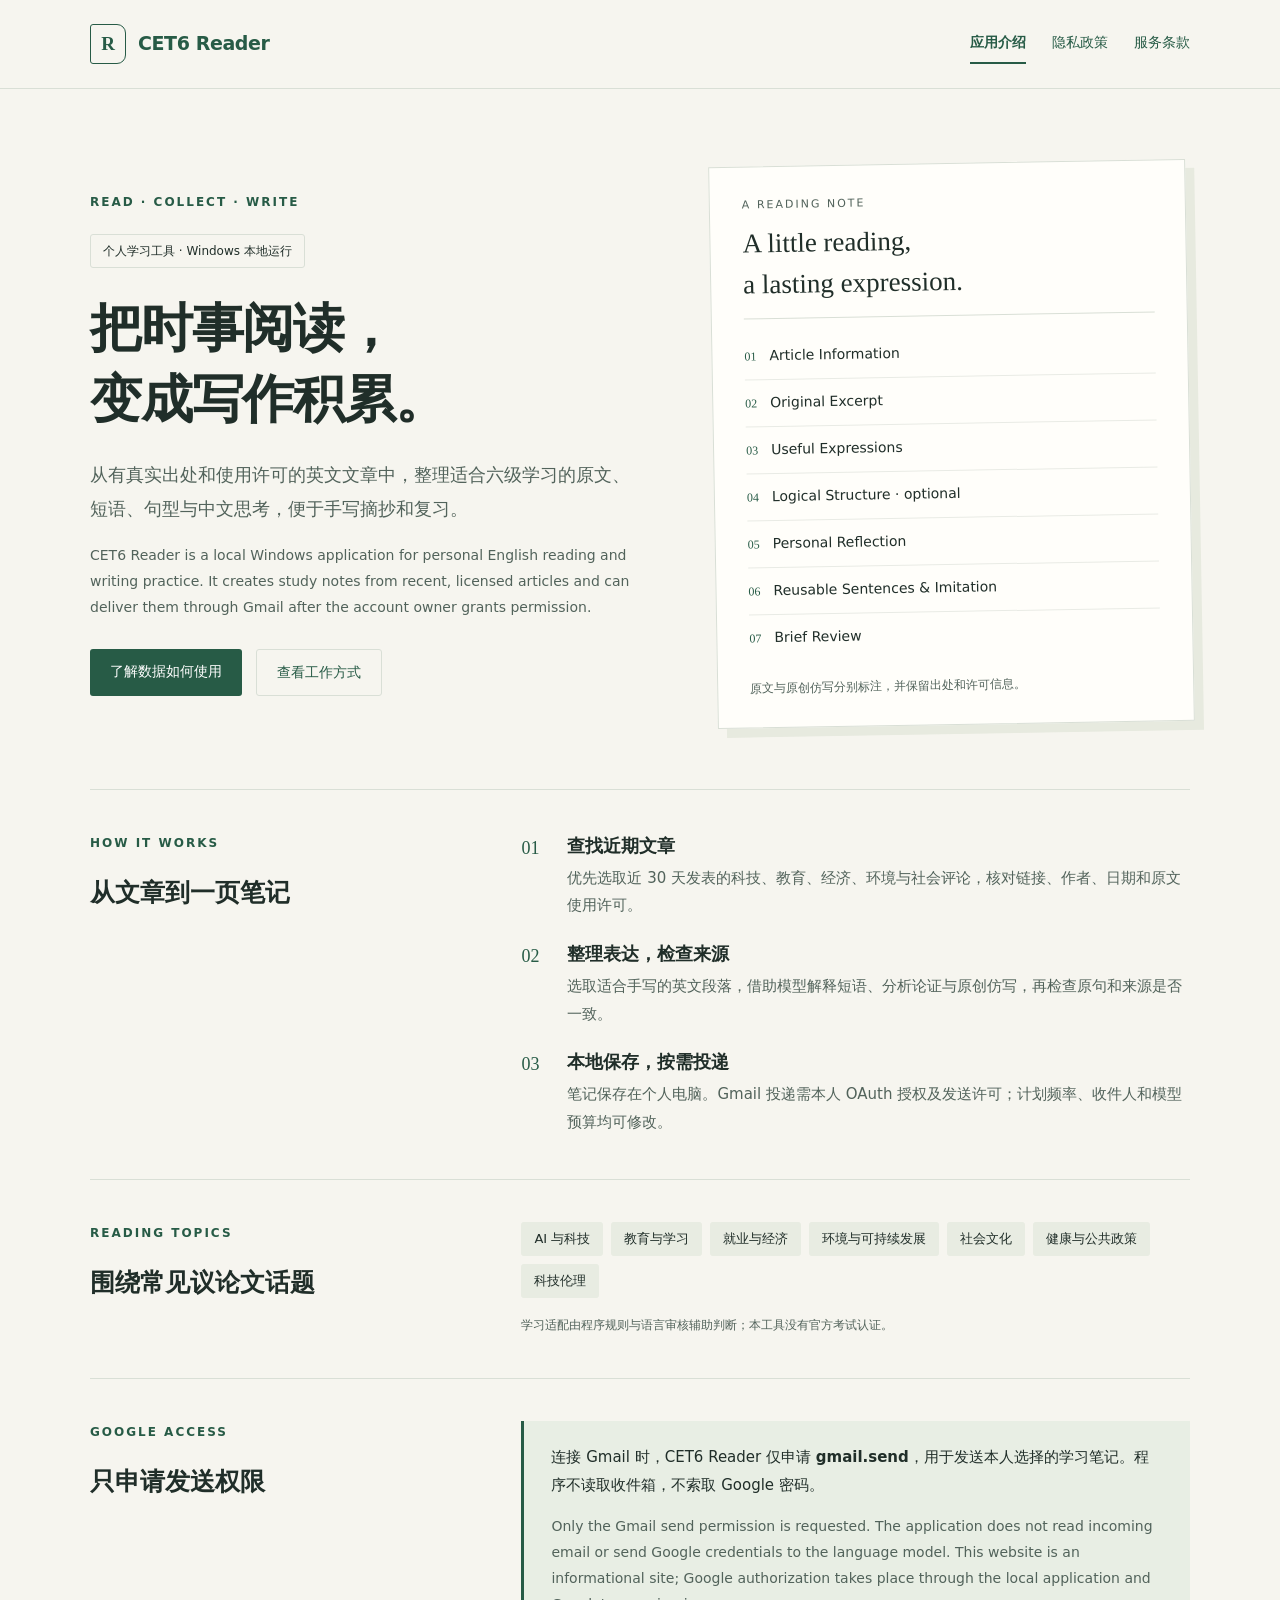
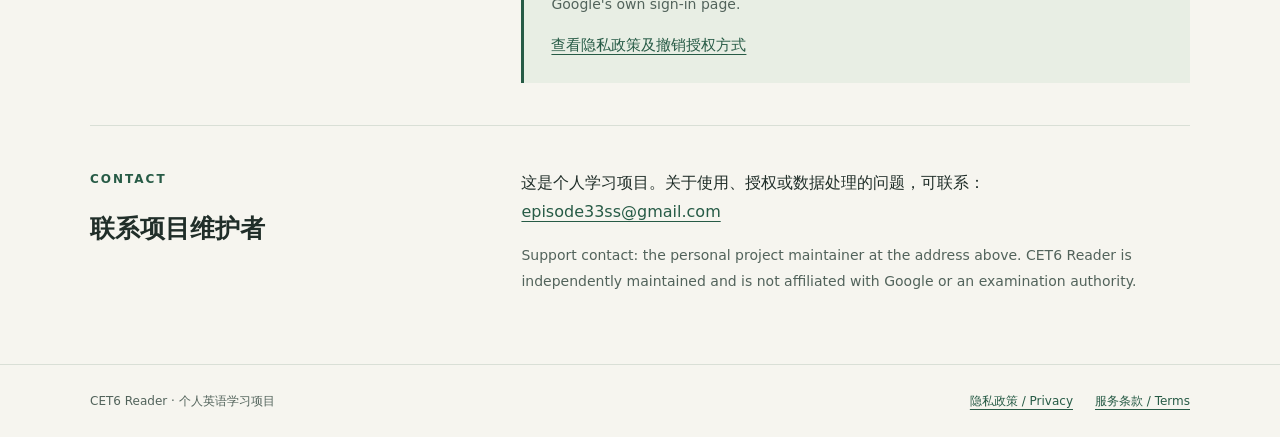
<file: index.html>
<!doctype html>
<html lang="zh-CN">
<head>
  <meta charset="utf-8">
  <meta name="viewport" content="width=device-width, initial-scale=1">
  <meta name="description" content="CET6 Reader is a local Windows tool for personal English reading and writing notes, with optional Gmail delivery.">
  <title>CET6 Reader · 英语阅读与写作积累</title>
  <link rel="stylesheet" href="site.css">
  <meta name="google-site-verification" content="W2v7IPHYwiCExkfkt0YtkVjt-pjeoNqCZ3bpU8Wmv8U">
</head>
<body>
  <a class="skip" href="#main">跳到正文</a>
  <header><div class="container header-row">
    <a class="brand" href="./" aria-label="CET6 Reader 主页"><span class="mark" aria-hidden="true">R</span>CET6 Reader</a>
    <nav aria-label="主导航"><a href="./" aria-current="page">应用介绍</a><a href="privacy.html">隐私政策</a><a href="terms.html">服务条款</a></nav>
  </div></header>
  <main id="main" class="container">
    <section class="hero" aria-labelledby="title">
      <div>
        <p class="eyebrow">Read · Collect · Write</p>
        <span class="badge">个人学习工具 · Windows 本地运行</span>
        <h1 id="title">把时事阅读，<br>变成写作积累。</h1>
        <p class="lead">从有真实出处和使用许可的英文文章中，整理适合六级学习的原文、短语、句型与中文思考，便于手写摘抄和复习。</p>
        <p class="english" lang="en">CET6 Reader is a local Windows application for personal English reading and writing practice. It creates study notes from recent, licensed articles and can deliver them through Gmail after the account owner grants permission.</p>
        <div class="actions"><a class="button" href="privacy.html">了解数据如何使用</a><a class="button secondary" href="#how">查看工作方式</a></div>
      </div>
      <aside class="note-sheet" aria-label="一份笔记的结构">
        <p class="sheet-label">A READING NOTE</p>
        <p class="sheet-heading">A little reading,<br>a lasting expression.</p>
        <ol class="note-list" lang="en">
          <li>Article Information</li><li>Original Excerpt</li><li>Useful Expressions</li><li>Logical Structure · optional</li><li>Personal Reflection</li><li>Reusable Sentences &amp; Imitation</li><li>Brief Review</li>
        </ol>
        <p class="caption">原文与原创仿写分别标注，并保留出处和许可信息。</p>
      </aside>
    </section>
    <section id="how" class="section two-col">
      <div><p class="eyebrow">How it works</p><h2>从文章到一页笔记</h2></div>
      <div>
        <div class="step"><span class="step-number">01</span><div><h3>查找近期文章</h3><p>优先选取近 30 天发表的科技、教育、经济、环境与社会评论，核对链接、作者、日期和原文使用许可。</p></div></div>
        <div class="step"><span class="step-number">02</span><div><h3>整理表达，检查来源</h3><p>选取适合手写的英文段落，借助模型解释短语、分析论证与原创仿写，再检查原句和来源是否一致。</p></div></div>
        <div class="step"><span class="step-number">03</span><div><h3>本地保存，按需投递</h3><p>笔记保存在个人电脑。Gmail 投递需本人 OAuth 授权及发送许可；计划频率、收件人和模型预算均可修改。</p></div></div>
      </div>
    </section>
    <section class="section two-col">
      <div><p class="eyebrow">Reading topics</p><h2>围绕常见议论文话题</h2></div>
      <div><ul class="topic-list"><li>AI 与科技</li><li>教育与学习</li><li>就业与经济</li><li>环境与可持续发展</li><li>社会文化</li><li>健康与公共政策</li><li>科技伦理</li></ul><p class="caption">学习适配由程序规则与语言审核辅助判断；本工具没有官方考试认证。</p></div>
    </section>
    <section class="section two-col">
      <div><p class="eyebrow">Google access</p><h2>只申请发送权限</h2></div>
      <div class="notice">
        <p>连接 Gmail 时，CET6 Reader 仅申请 <strong>gmail.send</strong>，用于发送本人选择的学习笔记。程序不读取收件箱，不索取 Google 密码。</p>
        <p class="english" lang="en">Only the Gmail send permission is requested. The application does not read incoming email or send Google credentials to the language model. This website is an informational site; Google authorization takes place through the local application and Google's own sign-in page.</p>
        <p><a href="privacy.html">查看隐私政策及撤销授权方式</a></p>
      </div>
    </section>
    <section class="section two-col contact">
      <div><p class="eyebrow">Contact</p><h2>联系项目维护者</h2></div>
      <div><p>这是个人学习项目。关于使用、授权或数据处理的问题，可联系：<br><a href="mailto:episode33ss@gmail.com">episode33ss@gmail.com</a></p><p class="english" lang="en">Support contact: the personal project maintainer at the address above. CET6 Reader is independently maintained and is not affiliated with Google or an examination authority.</p></div>
    </section>
  </main>
  <footer><div class="container footer-row"><span>CET6 Reader · 个人英语学习项目</span><div class="footer-links"><a href="privacy.html">隐私政策 / Privacy</a><a href="terms.html">服务条款 / Terms</a></div></div></footer>
</body>
</html>
</file>
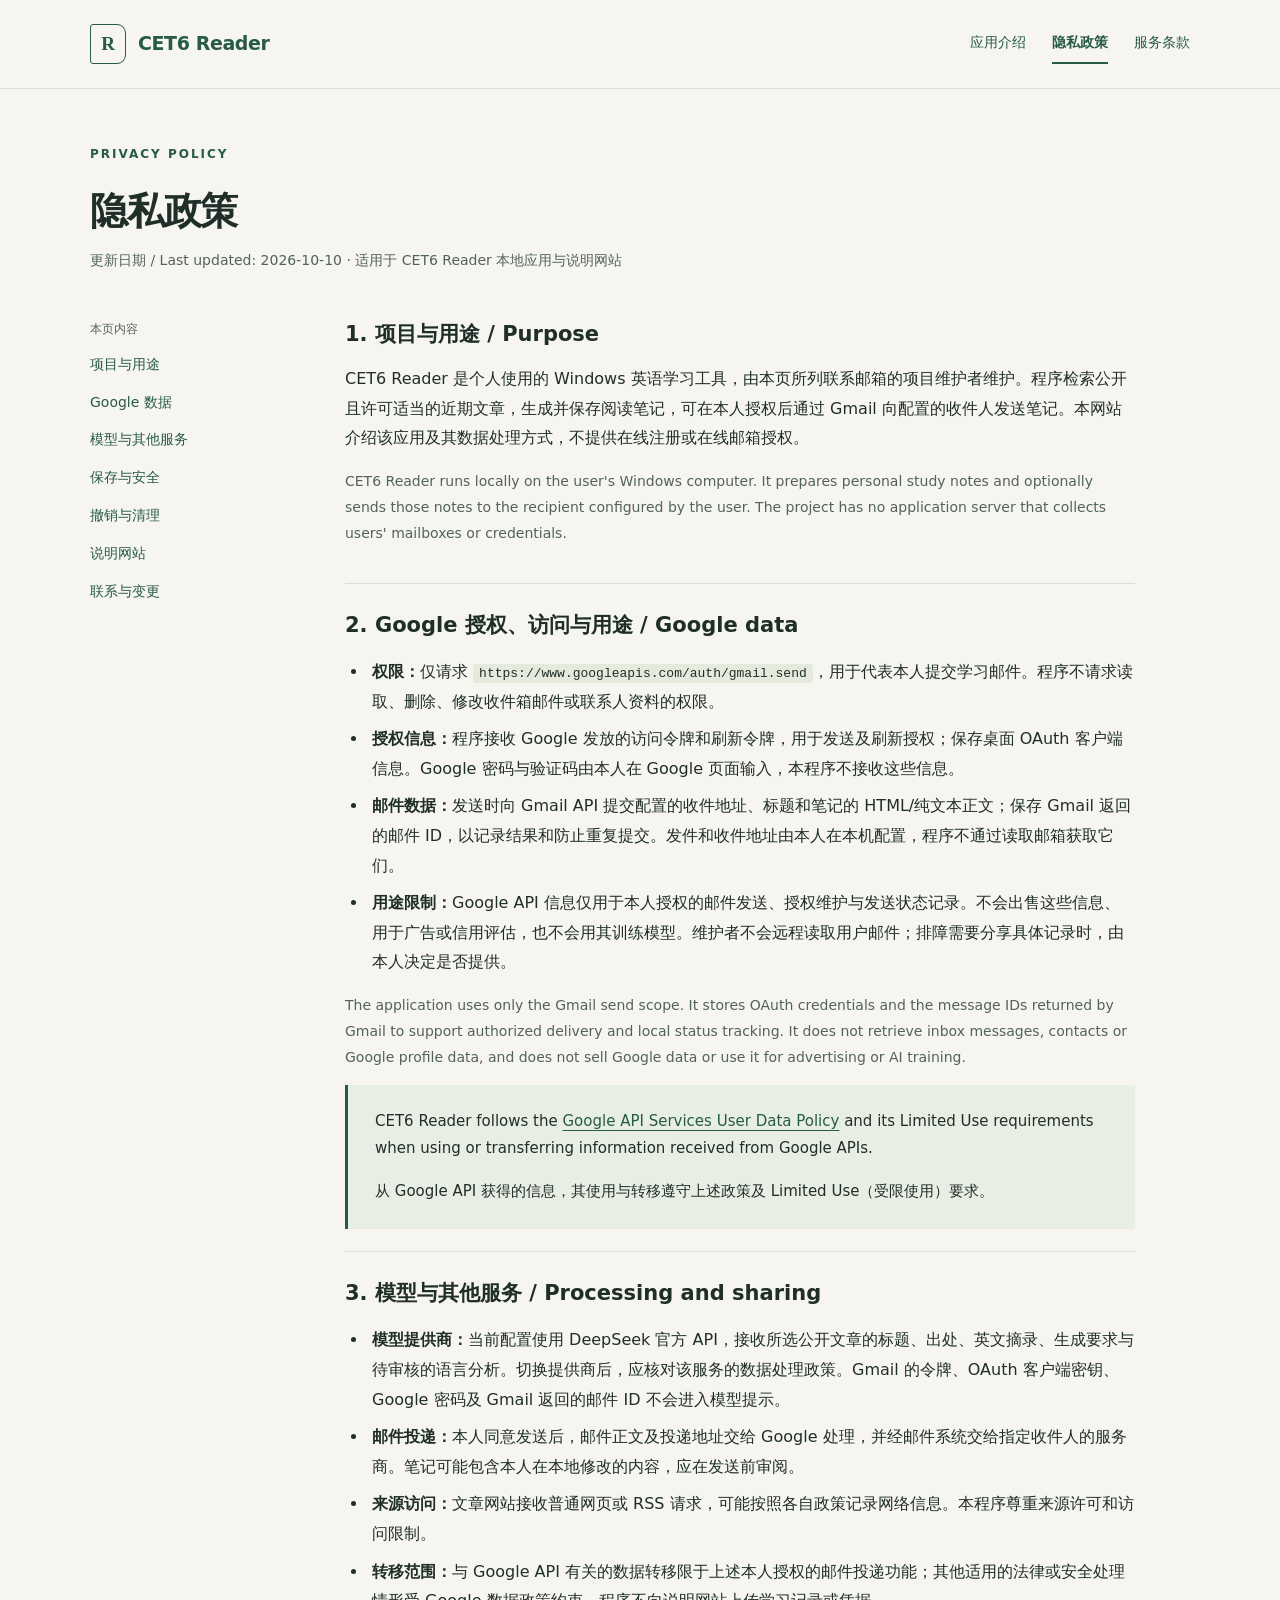
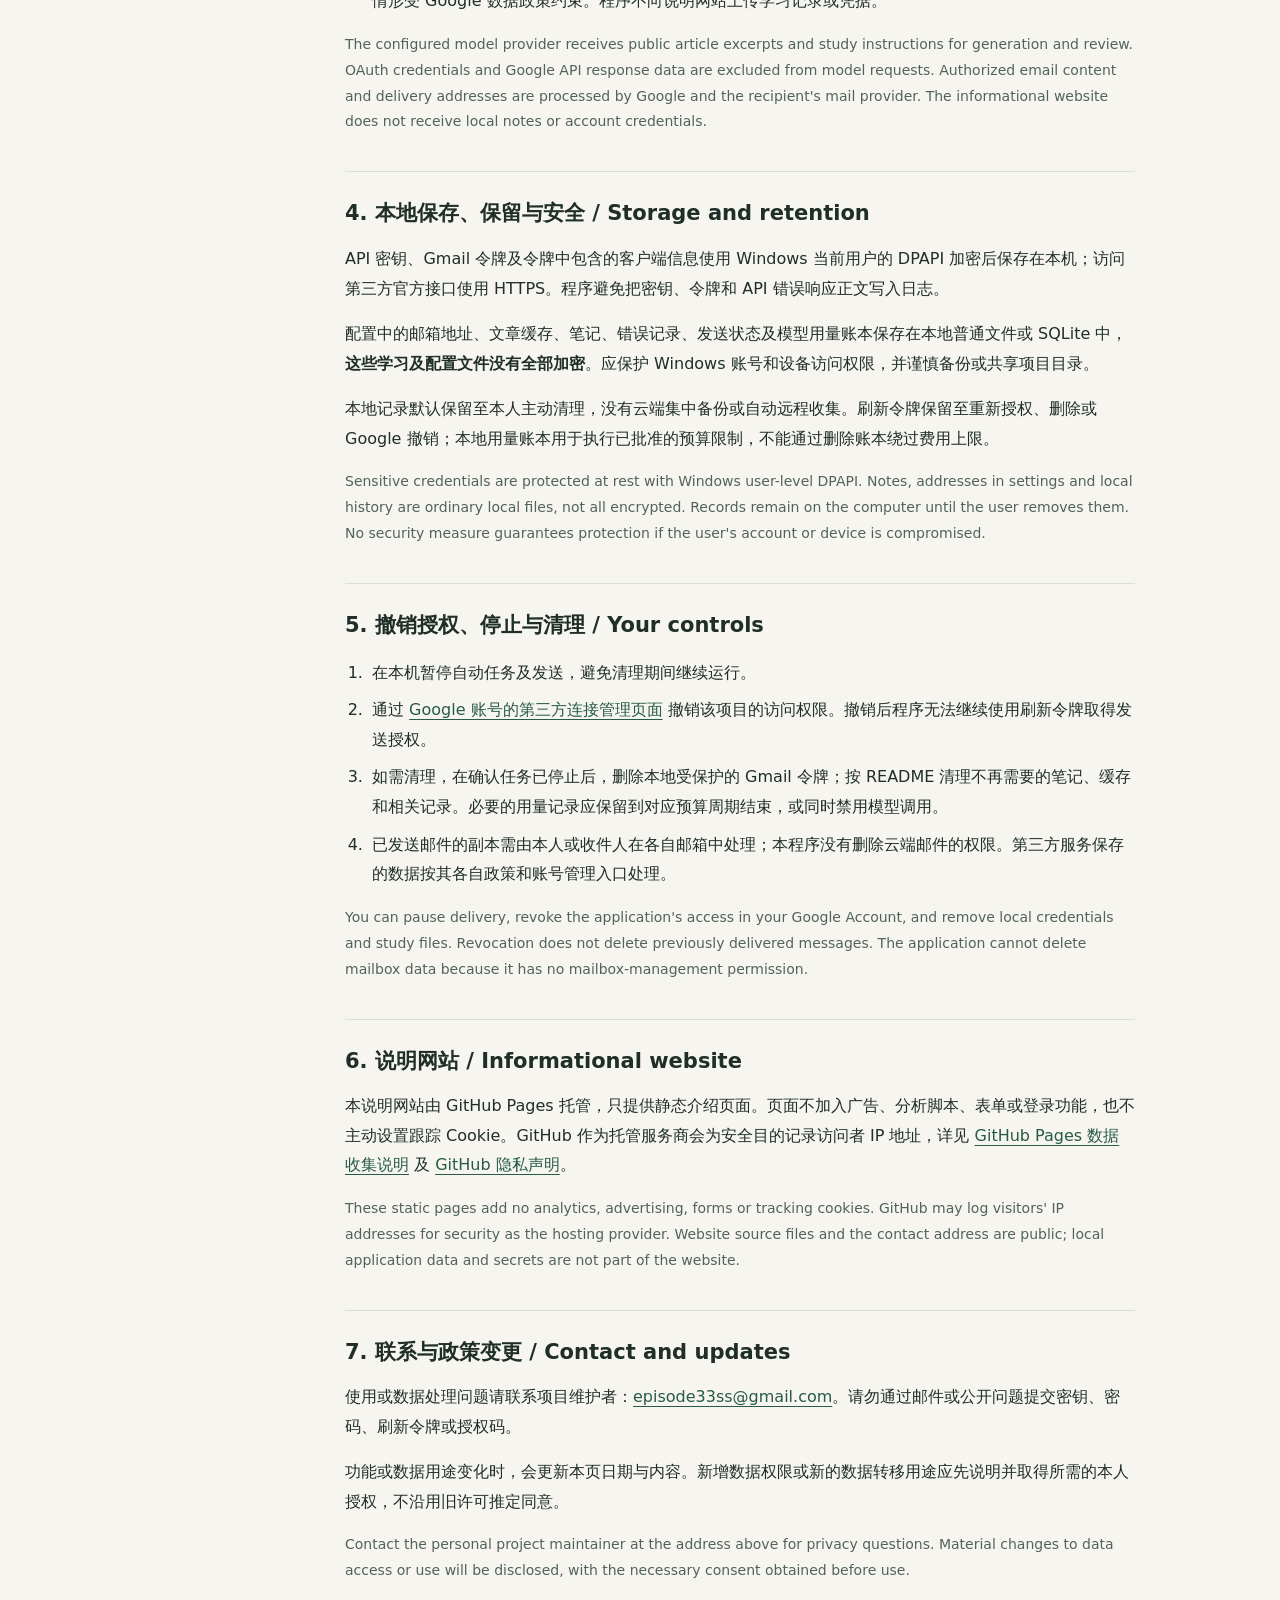
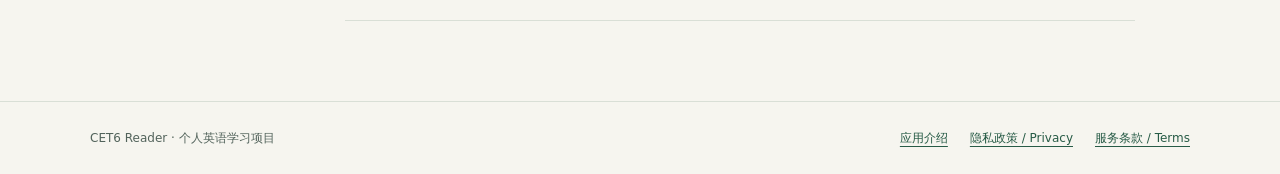
<file: privacy.html>
<!doctype html>
<html lang="zh-CN">
<head>
  <meta charset="utf-8"><meta name="viewport" content="width=device-width, initial-scale=1">
  <meta name="description" content="CET6 Reader Privacy Policy: Gmail send-only access, local storage, model processing, deletion and revocation.">
  <title>隐私政策 / Privacy Policy · CET6 Reader</title><link rel="stylesheet" href="site.css">
</head>
<body>
  <a class="skip" href="#main">跳到正文</a>
  <header><div class="container header-row"><a class="brand" href="./" aria-label="CET6 Reader 主页"><span class="mark" aria-hidden="true">R</span>CET6 Reader</a><nav aria-label="主导航"><a href="./">应用介绍</a><a href="privacy.html" aria-current="page">隐私政策</a><a href="terms.html">服务条款</a></nav></div></header>
  <main id="main" class="container">
    <div class="policy-title"><p class="eyebrow">Privacy Policy</p><h1>隐私政策</h1><p class="english">更新日期 / Last updated: 2026-10-10 · 适用于 CET6 Reader 本地应用与说明网站</p></div>
    <div class="policy-layout">
      <aside class="toc" aria-label="本页目录"><p>本页内容</p><a href="#purpose">项目与用途</a><a href="#google">Google 数据</a><a href="#model">模型与其他服务</a><a href="#storage">保存与安全</a><a href="#control">撤销与清理</a><a href="#website">说明网站</a><a href="#contact">联系与变更</a></aside>
      <article class="policy">
        <section id="purpose"><h2>1. 项目与用途 / Purpose</h2><p>CET6 Reader 是个人使用的 Windows 英语学习工具，由本页所列联系邮箱的项目维护者维护。程序检索公开且许可适当的近期文章，生成并保存阅读笔记，可在本人授权后通过 Gmail 向配置的收件人发送笔记。本网站介绍该应用及其数据处理方式，不提供在线注册或在线邮箱授权。</p><p class="english" lang="en">CET6 Reader runs locally on the user's Windows computer. It prepares personal study notes and optionally sends those notes to the recipient configured by the user. The project has no application server that collects users' mailboxes or credentials.</p></section>
        <section id="google"><h2>2. Google 授权、访问与用途 / Google data</h2><ul><li><strong>权限：</strong>仅请求 <code>https://www.googleapis.com/auth/gmail.send</code>，用于代表本人提交学习邮件。程序不请求读取、删除、修改收件箱邮件或联系人资料的权限。</li><li><strong>授权信息：</strong>程序接收 Google 发放的访问令牌和刷新令牌，用于发送及刷新授权；保存桌面 OAuth 客户端信息。Google 密码与验证码由本人在 Google 页面输入，本程序不接收这些信息。</li><li><strong>邮件数据：</strong>发送时向 Gmail API 提交配置的收件地址、标题和笔记的 HTML/纯文本正文；保存 Gmail 返回的邮件 ID，以记录结果和防止重复提交。发件和收件地址由本人在本机配置，程序不通过读取邮箱获取它们。</li><li><strong>用途限制：</strong>Google API 信息仅用于本人授权的邮件发送、授权维护与发送状态记录。不会出售这些信息、用于广告或信用评估，也不会用其训练模型。维护者不会远程读取用户邮件；排障需要分享具体记录时，由本人决定是否提供。</li></ul><p class="english" lang="en">The application uses only the Gmail send scope. It stores OAuth credentials and the message IDs returned by Gmail to support authorized delivery and local status tracking. It does not retrieve inbox messages, contacts or Google profile data, and does not sell Google data or use it for advertising or AI training.</p><div class="notice"><p lang="en">CET6 Reader follows the <a href="https://developers.google.com/terms/api-services-user-data-policy">Google API Services User Data Policy</a> and its Limited Use requirements when using or transferring information received from Google APIs.</p><p>从 Google API 获得的信息，其使用与转移遵守上述政策及 Limited Use（受限使用）要求。</p></div></section>
        <section id="model"><h2>3. 模型与其他服务 / Processing and sharing</h2><ul><li><strong>模型提供商：</strong>当前配置使用 DeepSeek 官方 API，接收所选公开文章的标题、出处、英文摘录、生成要求与待审核的语言分析。切换提供商后，应核对该服务的数据处理政策。Gmail 的令牌、OAuth 客户端密钥、Google 密码及 Gmail 返回的邮件 ID 不会进入模型提示。</li><li><strong>邮件投递：</strong>本人同意发送后，邮件正文及投递地址交给 Google 处理，并经邮件系统交给指定收件人的服务商。笔记可能包含本人在本地修改的内容，应在发送前审阅。</li><li><strong>来源访问：</strong>文章网站接收普通网页或 RSS 请求，可能按照各自政策记录网络信息。本程序尊重来源许可和访问限制。</li><li><strong>转移范围：</strong>与 Google API 有关的数据转移限于上述本人授权的邮件投递功能；其他适用的法律或安全处理情形受 Google 数据政策约束。程序不向说明网站上传学习记录或凭据。</li></ul><p class="english" lang="en">The configured model provider receives public article excerpts and study instructions for generation and review. OAuth credentials and Google API response data are excluded from model requests. Authorized email content and delivery addresses are processed by Google and the recipient's mail provider. The informational website does not receive local notes or account credentials.</p></section>
        <section id="storage"><h2>4. 本地保存、保留与安全 / Storage and retention</h2><p>API 密钥、Gmail 令牌及令牌中包含的客户端信息使用 Windows 当前用户的 DPAPI 加密后保存在本机；访问第三方官方接口使用 HTTPS。程序避免把密钥、令牌和 API 错误响应正文写入日志。</p><p>配置中的邮箱地址、文章缓存、笔记、错误记录、发送状态及模型用量账本保存在本地普通文件或 SQLite 中，<strong>这些学习及配置文件没有全部加密</strong>。应保护 Windows 账号和设备访问权限，并谨慎备份或共享项目目录。</p><p>本地记录默认保留至本人主动清理，没有云端集中备份或自动远程收集。刷新令牌保留至重新授权、删除或 Google 撤销；本地用量账本用于执行已批准的预算限制，不能通过删除账本绕过费用上限。</p><p class="english" lang="en">Sensitive credentials are protected at rest with Windows user-level DPAPI. Notes, addresses in settings and local history are ordinary local files, not all encrypted. Records remain on the computer until the user removes them. No security measure guarantees protection if the user's account or device is compromised.</p></section>
        <section id="control"><h2>5. 撤销授权、停止与清理 / Your controls</h2><ol><li>在本机暂停自动任务及发送，避免清理期间继续运行。</li><li>通过 <a href="https://myaccount.google.com/connections">Google 账号的第三方连接管理页面</a> 撤销该项目的访问权限。撤销后程序无法继续使用刷新令牌取得发送授权。</li><li>如需清理，在确认任务已停止后，删除本地受保护的 Gmail 令牌；按 README 清理不再需要的笔记、缓存和相关记录。必要的用量记录应保留到对应预算周期结束，或同时禁用模型调用。</li><li>已发送邮件的副本需由本人或收件人在各自邮箱中处理；本程序没有删除云端邮件的权限。第三方服务保存的数据按其各自政策和账号管理入口处理。</li></ol><p class="english" lang="en">You can pause delivery, revoke the application's access in your Google Account, and remove local credentials and study files. Revocation does not delete previously delivered messages. The application cannot delete mailbox data because it has no mailbox-management permission.</p></section>
        <section id="website"><h2>6. 说明网站 / Informational website</h2><p>本说明网站由 GitHub Pages 托管，只提供静态介绍页面。页面不加入广告、分析脚本、表单或登录功能，也不主动设置跟踪 Cookie。GitHub 作为托管服务商会为安全目的记录访问者 IP 地址，详见 <a href="https://docs.github.com/en/pages/getting-started-with-github-pages/what-is-github-pages#data-collection">GitHub Pages 数据收集说明</a> 及 <a href="https://docs.github.com/en/site-policy/privacy-policies/github-general-privacy-statement">GitHub 隐私声明</a>。</p><p class="english" lang="en">These static pages add no analytics, advertising, forms or tracking cookies. GitHub may log visitors' IP addresses for security as the hosting provider. Website source files and the contact address are public; local application data and secrets are not part of the website.</p></section>
        <section id="contact"><h2>7. 联系与政策变更 / Contact and updates</h2><p>使用或数据处理问题请联系项目维护者：<a href="mailto:episode33ss@gmail.com">episode33ss@gmail.com</a>。请勿通过邮件或公开问题提交密钥、密码、刷新令牌或授权码。</p><p>功能或数据用途变化时，会更新本页日期与内容。新增数据权限或新的数据转移用途应先说明并取得所需的本人授权，不沿用旧许可推定同意。</p><p class="english" lang="en">Contact the personal project maintainer at the address above for privacy questions. Material changes to data access or use will be disclosed, with the necessary consent obtained before use.</p></section>
      </article>
    </div>
  </main>
  <footer><div class="container footer-row"><span>CET6 Reader · 个人英语学习项目</span><div class="footer-links"><a href="./">应用介绍</a><a href="privacy.html">隐私政策 / Privacy</a><a href="terms.html">服务条款 / Terms</a></div></div></footer>
</body>
</html>
</file>
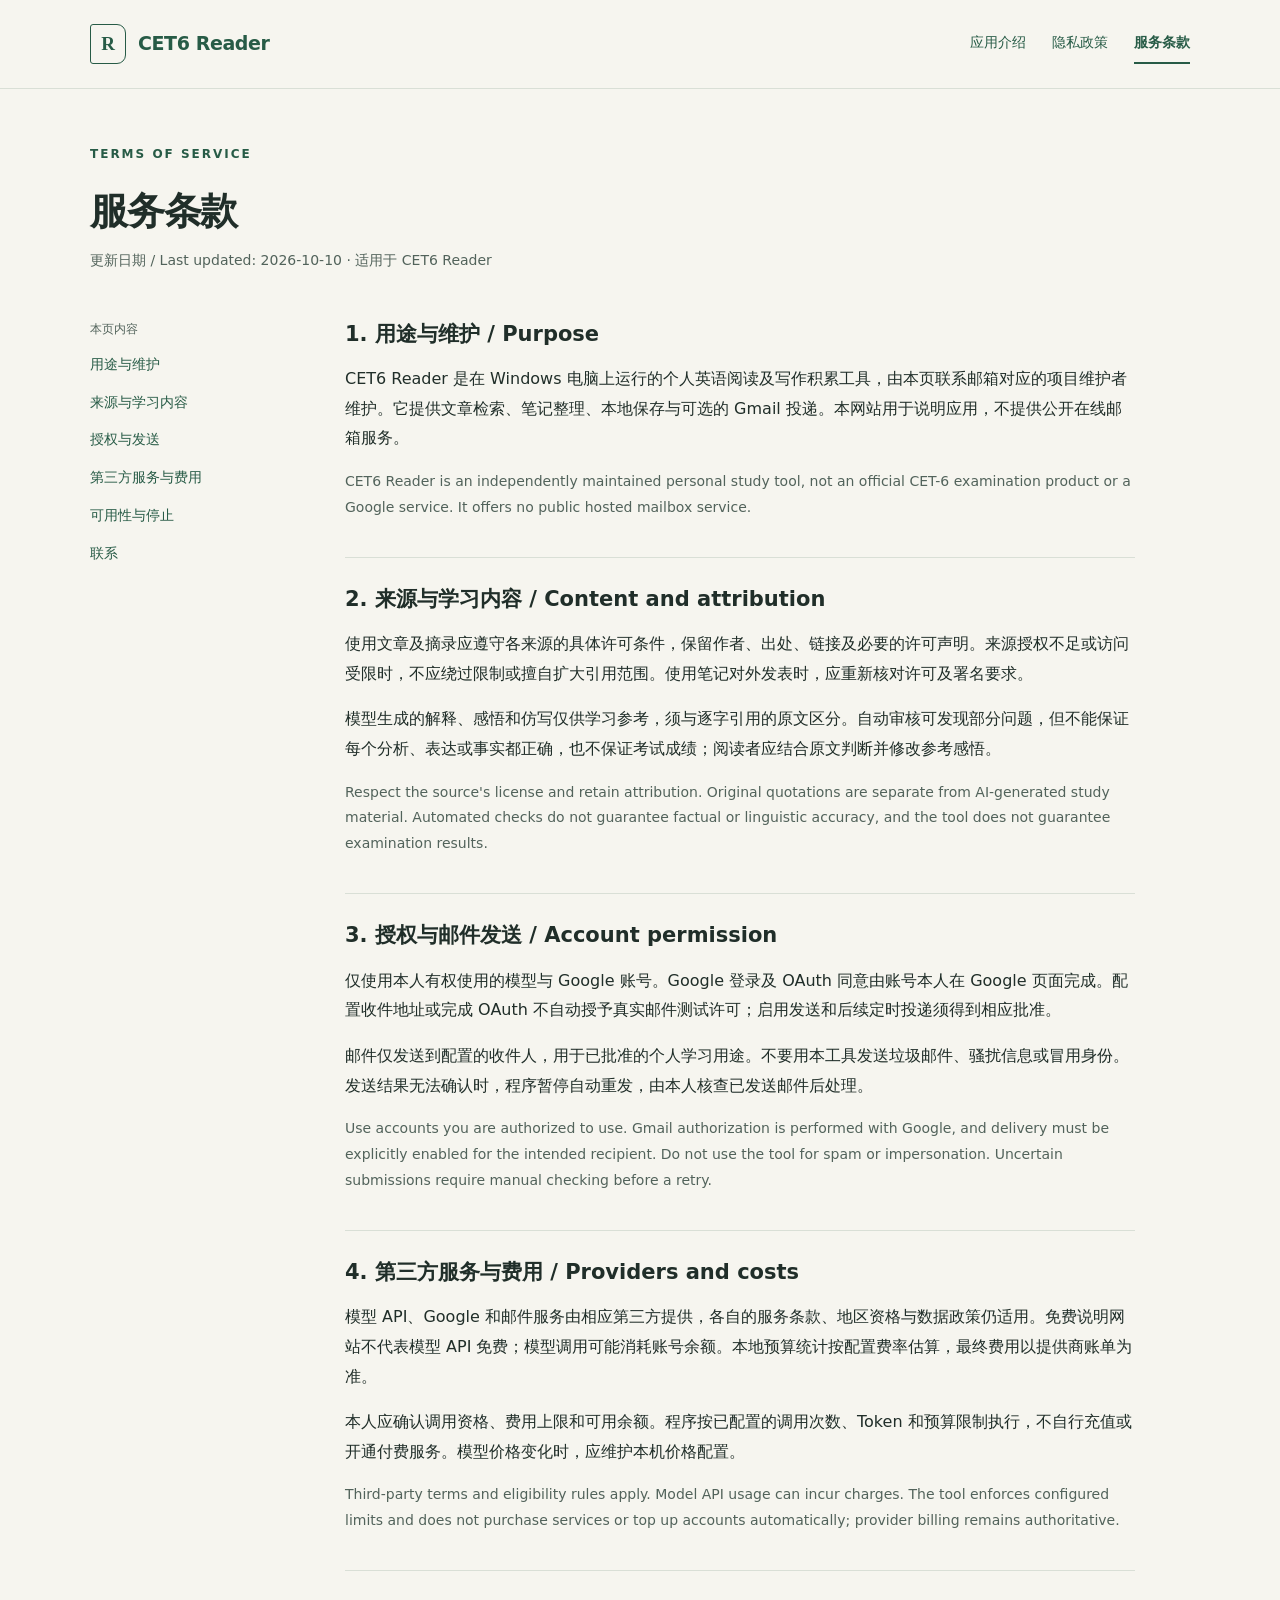
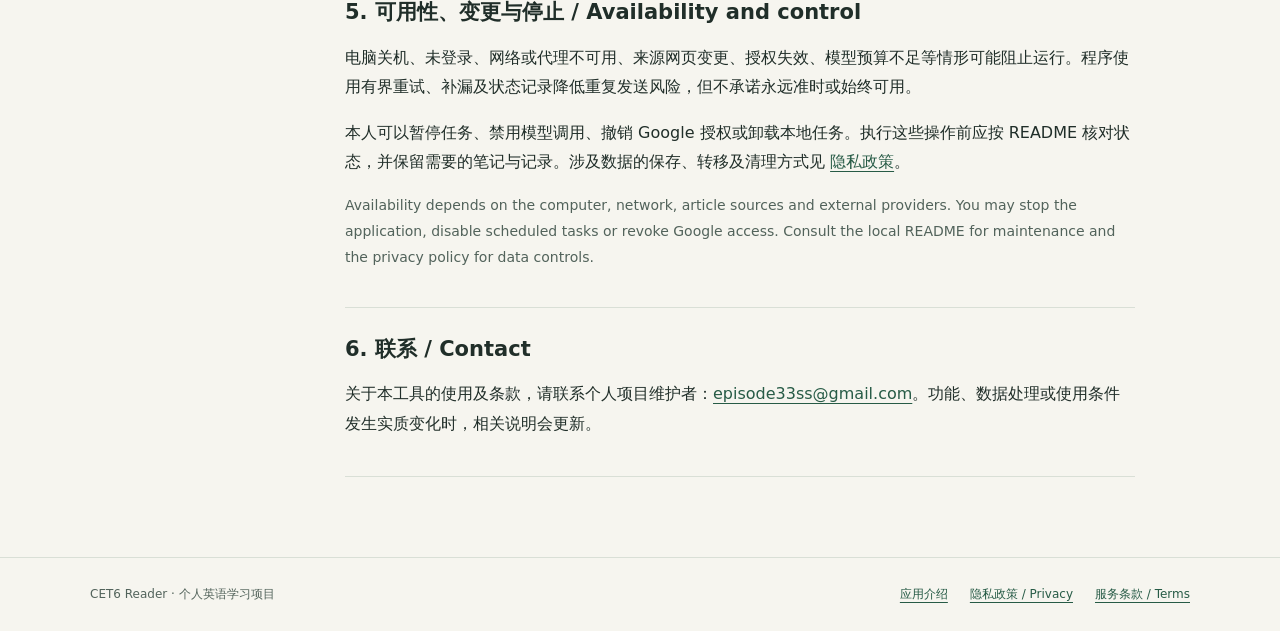
<file: terms.html>
<!doctype html>
<html lang="zh-CN">
<head>
  <meta charset="utf-8"><meta name="viewport" content="width=device-width, initial-scale=1">
  <meta name="description" content="CET6 Reader terms: personal learning, source attribution, AI review, authorized Gmail sending and third-party costs.">
  <title>服务条款 / Terms of Service · CET6 Reader</title><link rel="stylesheet" href="site.css">
</head>
<body>
  <a class="skip" href="#main">跳到正文</a>
  <header><div class="container header-row"><a class="brand" href="./" aria-label="CET6 Reader 主页"><span class="mark" aria-hidden="true">R</span>CET6 Reader</a><nav aria-label="主导航"><a href="./">应用介绍</a><a href="privacy.html">隐私政策</a><a href="terms.html" aria-current="page">服务条款</a></nav></div></header>
  <main id="main" class="container">
    <div class="policy-title"><p class="eyebrow">Terms of Service</p><h1>服务条款</h1><p class="english">更新日期 / Last updated: 2026-10-10 · 适用于 CET6 Reader</p></div>
    <div class="policy-layout">
      <aside class="toc" aria-label="本页目录"><p>本页内容</p><a href="#use">用途与维护</a><a href="#sources">来源与学习内容</a><a href="#permission">授权与发送</a><a href="#cost">第三方服务与费用</a><a href="#availability">可用性与停止</a><a href="#contact">联系</a></aside>
      <article class="policy">
        <section id="use"><h2>1. 用途与维护 / Purpose</h2><p>CET6 Reader 是在 Windows 电脑上运行的个人英语阅读及写作积累工具，由本页联系邮箱对应的项目维护者维护。它提供文章检索、笔记整理、本地保存与可选的 Gmail 投递。本网站用于说明应用，不提供公开在线邮箱服务。</p><p class="english" lang="en">CET6 Reader is an independently maintained personal study tool, not an official CET-6 examination product or a Google service. It offers no public hosted mailbox service.</p></section>
        <section id="sources"><h2>2. 来源与学习内容 / Content and attribution</h2><p>使用文章及摘录应遵守各来源的具体许可条件，保留作者、出处、链接及必要的许可声明。来源授权不足或访问受限时，不应绕过限制或擅自扩大引用范围。使用笔记对外发表时，应重新核对许可及署名要求。</p><p>模型生成的解释、感悟和仿写仅供学习参考，须与逐字引用的原文区分。自动审核可发现部分问题，但不能保证每个分析、表达或事实都正确，也不保证考试成绩；阅读者应结合原文判断并修改参考感悟。</p><p class="english" lang="en">Respect the source's license and retain attribution. Original quotations are separate from AI-generated study material. Automated checks do not guarantee factual or linguistic accuracy, and the tool does not guarantee examination results.</p></section>
        <section id="permission"><h2>3. 授权与邮件发送 / Account permission</h2><p>仅使用本人有权使用的模型与 Google 账号。Google 登录及 OAuth 同意由账号本人在 Google 页面完成。配置收件地址或完成 OAuth 不自动授予真实邮件测试许可；启用发送和后续定时投递须得到相应批准。</p><p>邮件仅发送到配置的收件人，用于已批准的个人学习用途。不要用本工具发送垃圾邮件、骚扰信息或冒用身份。发送结果无法确认时，程序暂停自动重发，由本人核查已发送邮件后处理。</p><p class="english" lang="en">Use accounts you are authorized to use. Gmail authorization is performed with Google, and delivery must be explicitly enabled for the intended recipient. Do not use the tool for spam or impersonation. Uncertain submissions require manual checking before a retry.</p></section>
        <section id="cost"><h2>4. 第三方服务与费用 / Providers and costs</h2><p>模型 API、Google 和邮件服务由相应第三方提供，各自的服务条款、地区资格与数据政策仍适用。免费说明网站不代表模型 API 免费；模型调用可能消耗账号余额。本地预算统计按配置费率估算，最终费用以提供商账单为准。</p><p>本人应确认调用资格、费用上限和可用余额。程序按已配置的调用次数、Token 和预算限制执行，不自行充值或开通付费服务。模型价格变化时，应维护本机价格配置。</p><p class="english" lang="en">Third-party terms and eligibility rules apply. Model API usage can incur charges. The tool enforces configured limits and does not purchase services or top up accounts automatically; provider billing remains authoritative.</p></section>
        <section id="availability"><h2>5. 可用性、变更与停止 / Availability and control</h2><p>电脑关机、未登录、网络或代理不可用、来源网页变更、授权失效、模型预算不足等情形可能阻止运行。程序使用有界重试、补漏及状态记录降低重复发送风险，但不承诺永远准时或始终可用。</p><p>本人可以暂停任务、禁用模型调用、撤销 Google 授权或卸载本地任务。执行这些操作前应按 README 核对状态，并保留需要的笔记与记录。涉及数据的保存、转移及清理方式见 <a href="privacy.html">隐私政策</a>。</p><p class="english" lang="en">Availability depends on the computer, network, article sources and external providers. You may stop the application, disable scheduled tasks or revoke Google access. Consult the local README for maintenance and the privacy policy for data controls.</p></section>
        <section id="contact"><h2>6. 联系 / Contact</h2><p>关于本工具的使用及条款，请联系个人项目维护者：<a href="mailto:episode33ss@gmail.com">episode33ss@gmail.com</a>。功能、数据处理或使用条件发生实质变化时，相关说明会更新。</p></section>
      </article>
    </div>
  </main>
  <footer><div class="container footer-row"><span>CET6 Reader · 个人英语学习项目</span><div class="footer-links"><a href="./">应用介绍</a><a href="privacy.html">隐私政策 / Privacy</a><a href="terms.html">服务条款 / Terms</a></div></div></footer>
</body>
</html>
</file>
<file: site.css>
:root {
  color-scheme: light;
  --paper: #f6f5ef;
  --ink: #202e29;
  --muted: #52635b;
  --green: #275b46;
  --line: #d9dfd6;
  --white: #fffefa;
}
* { box-sizing: border-box; }
html { scroll-padding-top: 100px; }
body { margin: 0; background: var(--paper); color: var(--ink); font: 16px/1.85 "Segoe UI", "Microsoft YaHei", system-ui, sans-serif; }
a { color: var(--green); text-underline-offset: 4px; }
a:hover { color: #17392c; }
a:focus-visible { outline: 3px solid #bd6d28; outline-offset: 4px; }
.skip { position: absolute; top: -80px; left: 20px; padding: 8px 18px; background: white; z-index: 10; }
.skip:focus { top: 8px; }
.container { width: min(1100px, calc(100% - 64px)); margin: auto; }
header { background: var(--paper); border-bottom: 1px solid var(--line); }
.header-row { display: flex; gap: 24px; justify-content: space-between; align-items: center; min-height: 88px; }
.brand { display: flex; align-items: center; gap: 12px; text-decoration: none; font-weight: 700; font-size: 19px; letter-spacing: -.4px; }
.mark { display: grid; place-items: center; width: 36px; height: 40px; border: 1px solid var(--green); border-radius: 3px 9px 9px 3px; font: 700 19px Georgia, serif; }
nav { display: flex; flex-wrap: wrap; gap: 26px; font-size: 14px; }
nav a { text-decoration: none; padding: 6px 0; }
nav a[aria-current="page"] { border-bottom: 2px solid var(--green); font-weight: 600; }
.eyebrow { color: var(--green); letter-spacing: 2px; font-size: 12px; font-weight: 700; text-transform: uppercase; margin: 0 0 20px; }
h1, h2, h3, p { margin-top: 0; }
h1 { font-size: clamp(32px, 4.4vw, 52px); line-height: 1.38; letter-spacing: -1.2px; font-weight: 650; margin-bottom: 22px; }
h2 { font-size: 25px; line-height: 1.55; font-weight: 600; }
h3 { font-size: 18px; line-height: 1.6; font-weight: 600; }
.hero { display: grid; grid-template-columns: 1.16fr 1fr; gap: 70px; align-items: center; padding: 74px 0 64px; }
.lead { font-size: 18px; color: var(--muted); max-width: 32em; }
.english { font-size: 14px; color: var(--muted); }
.badge { display: inline-block; padding: 5px 12px; border: 1px solid var(--line); border-radius: 3px; font-size: 12px; margin-bottom: 25px; }
.actions { display: flex; flex-wrap: wrap; gap: 14px; margin-top: 28px; }
.button { padding: 10px 20px; background: var(--green); color: white; text-decoration: none; border-radius: 3px; font-size: 14px; }
.button:hover { background: #1c4433; color: white; }
.button.secondary { color: var(--green); background: transparent; border: 1px solid var(--line); }
.note-sheet { background: var(--white); border: 1px solid var(--line); padding: 28px 32px; box-shadow: 9px 9px 0 #e7eadf; transform: rotate(-1deg); }
.sheet-heading { font: 27px/1.5 Georgia, serif; border-bottom: 1px solid var(--line); padding-bottom: 14px; margin-bottom: 14px; }
.sheet-label { font-size: 11px; color: var(--muted); letter-spacing: 2px; margin-bottom: 8px; }
.note-list { list-style: none; margin: 0; padding: 0; counter-reset: sections; }
.note-list li { counter-increment: sections; border-bottom: 1px solid #e9ebe5; padding: 10px 0; font-size: 14px; }
.note-list li::before { content: "0" counter(sections); color: var(--green); margin-right: 13px; font: 12px Georgia, serif; }
.note-list li:last-child { border-bottom: 0; }
.caption { margin: 16px 0 0; color: var(--muted); font-size: 12px; }
.section { border-top: 1px solid var(--line); padding: 42px 0; }
.two-col { display: grid; grid-template-columns: 1fr 1.8fr; gap: 60px; }
.step { display: grid; grid-template-columns: 32px 1fr; gap: 14px; margin-bottom: 20px; }
.step:last-child { margin-bottom: 0; }
.step-number { color: var(--green); font: 18px/1.8 Georgia, serif; }
.step p { color: var(--muted); margin-bottom: 0; font-size: 15px; }
.step h3 { margin-bottom: 4px; }
.topic-list { display: flex; flex-wrap: wrap; gap: 8px; list-style: none; margin: 0; padding: 0; }
.topic-list li { padding: 5px 13px; background: #e8ece2; border-radius: 3px; font-size: 13px; }
.notice { background: #e8eee4; padding: 23px 27px; border-left: 3px solid var(--green); font-size: 15px; }
.notice p:last-child { margin-bottom: 0; }
.contact { padding-bottom: 55px; }
.contact a { overflow-wrap: anywhere; }
footer { border-top: 1px solid var(--line); padding: 25px 0; color: var(--muted); font-size: 12px; }
.footer-row { display: flex; gap: 18px; justify-content: space-between; flex-wrap: wrap; }
.footer-links { display: flex; gap: 22px; flex-wrap: wrap; }
.policy-title { padding: 54px 0 30px; }
.policy-title h1 { font-size: 38px; margin-bottom: 10px; }
.policy-layout { display: grid; grid-template-columns: 190px 1fr; gap: 65px; padding-bottom: 55px; }
.toc { font-size: 14px; }
.toc p { color: var(--muted); font-size: 12px; margin-bottom: 12px; }
.toc a { display: block; margin-bottom: 12px; text-decoration: none; }
.policy { max-width: 790px; }
.policy section { padding: 0 0 22px; margin-bottom: 25px; border-bottom: 1px solid var(--line); }
.policy h2 { font-size: 21px; margin-bottom: 14px; }
.policy ul, .policy ol { padding-left: 23px; }
.policy li { padding-left: 4px; margin-bottom: 8px; }
.policy code { background: #e6eadd; padding: 2px 6px; border-radius: 3px; font-size: 13px; overflow-wrap: anywhere; }
.policy a { overflow-wrap: anywhere; }
@media (max-width: 800px) {
  .container { width: calc(100% - 40px); }
  .hero { gap: 35px; }
  .two-col { gap: 30px; grid-template-columns: 1fr 2fr; }
  .policy-layout { grid-template-columns: 1fr; gap: 25px; }
  .toc { display: flex; flex-wrap: wrap; gap: 0 18px; padding-bottom: 15px; border-bottom: 1px solid var(--line); }
  .toc p { width: 100%; }
}
@media (max-width: 600px) {
  .header-row { flex-direction: column; align-items: flex-start; gap: 9px; padding: 19px 0 13px; }
  nav { gap: 24px; }
  .hero { grid-template-columns: 1fr; padding: 38px 0 45px; gap: 33px; }
  h1 { font-size: 34px; }
  .lead { font-size: 16px; }
  .note-sheet { padding: 21px 24px; transform: none; margin-right: 8px; }
  .two-col { grid-template-columns: 1fr; gap: 13px; }
  .section { padding: 31px 0; }
  .policy-title { padding-top: 32px; }
  .policy-title h1 { font-size: 30px; }
  .notice { padding: 18px; }
}
@media print {
  body { background: white; }
  nav, .toc, .actions, .skip { display: none; }
  .policy-layout { display: block; }
  .note-sheet { box-shadow: none; transform: none; }
}
</file>
